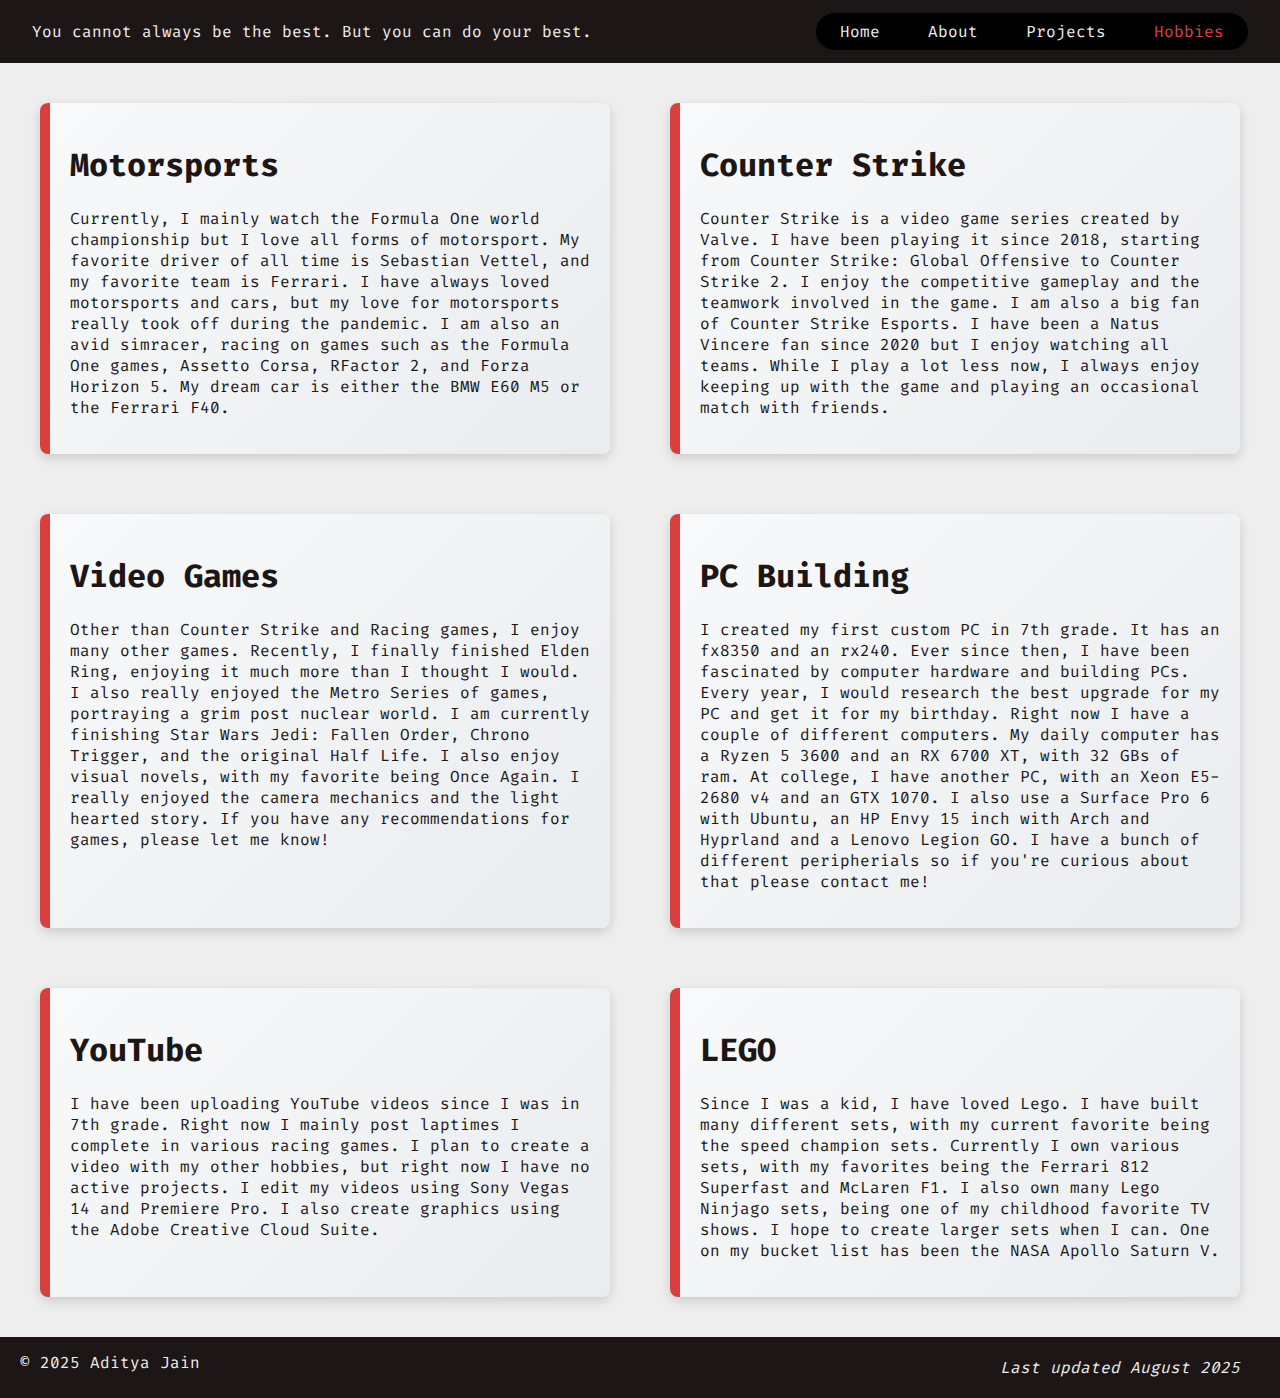
<file: src/hobbies.html>
<!DOCTYPE html>
<html lang="en">
<head>
    <meta charset="UTF-8">
    <meta name="viewport" content="width=device-width, initial-scale=1.0">
    <title>AJ</title>
    <link rel="icon" type="image/x-icon" href=".assets/favicon.ico">
    <link rel="stylesheet" href="styles/main.css">
    <link rel="stylesheet" href="styles/hobby.css">
    <link rel="preconnect" href="https://fonts.googleapis.com">
    <link rel="preconnect" href="https://fonts.gstatic.com" crossorigin>
    <link href="https://fonts.googleapis.com/css2?family=Fira+Code:wght@300..700&display=swap" rel="stylesheet">
</head>
<body>
    <header>
        <p style="margin-left: 2rem" class="quote">You cannot always be the best. But you can do your best.</p>
        <nav>
            <a href="index.html" class="nav-btn">Home</a>
            <a href="about.html" class="nav-btn">About</a>
            <a href="projects.html" class="nav-btn">Projects</a>
            <a href="hobbies.html" class="nav-btn selected">Hobbies</a>
        </nav>
    </header>
    <main class="hobby-main">
        <section class="hobby-section">
            <h1>Motorsports</h1>
            <p>Currently, I mainly watch the <span class="highlight-word">Formula One</span> world championship but I love all forms of motorsport.
                My favorite driver of all time is <span class="highlight-word">Sebastian Vettel</span>, and my favorite team is <span class="highlight-word">Ferrari</span>. I have always loved motorsports and cars, 
                but my love for motorsports really took off during the pandemic. I am also an avid simracer, racing on games such as the Formula One games, 
                <span class="highlight-word">Assetto Corsa</span>, RFactor 2, and Forza Horizon 5. My dream car is either the <span class="highlight-word">BMW E60 M5</span> or the <span class="highlight-word">Ferrari F40</span>.
            </p>
        </section>

        <section class="hobby-section">
            <h1>Counter Strike</h1>
            <p>Counter Strike is a video game series created by Valve. I have been playing it since 2018, starting from Counter Strike: Global Offensive to Counter Strike 2.
                I enjoy the competitive gameplay and the teamwork involved in the game. I am also a big fan of Counter Strike Esports. I have been a 
                <span class="highlight-word">Natus Vincere</span> fan since 2020 but I enjoy watching all teams. While I play a lot less now, 
                I always enjoy keeping up with the game and playing an occasional match with friends.
            </p>
        </section>

        <section class="hobby-section">
            <h1>Video Games</h1>
            <p>Other than Counter Strike and Racing games, I enjoy many other games. Recently, 
                I finally finished <span class="highlight-word">Elden Ring</span>, enjoying it much more than I thought I would. I also really enjoyed the
                <span class="highlight-word">Metro Series</span> of games, portraying a grim post nuclear world. I am currently finishing <span class="highlight-word">Star Wars Jedi: Fallen Order</span>,
                <span class="highlight-word">Chrono Trigger</span>, and the original Half Life. I also enjoy visual novels, with my favorite being <span class="highlight-word">Once Again</span>. I really
                enjoyed the camera mechanics and the light hearted story. If you have any recommendations for games, please let me know!
            </p>
        </section>

        <section class="hobby-section">
            <h1>PC Building</h1>
            <p>I created my first custom PC in 7th grade. It has an <span class="highlight-word">fx8350</span> and an <span class="highlight-word">rx240</span>.
                Ever since then, I have been fascinated by computer hardware and building PCs. Every year, 
                I would research the best upgrade for my PC and get it for my birthday. Right now I have a couple of different computers.
                My daily computer has a <span class="highlight-word">Ryzen 5 3600</span> and an <span class="highlight-word">RX 6700 XT</span>, with 32 GBs of ram. At college, I have another PC, with an <span class="highlight-word">Xeon E5-2680 v4</span> and an <span class="highlight-word">GTX 1070</span>. 
                I also use a <span class="highlight-word">Surface Pro 6</span> with <span class="highlight-word">Ubuntu</span>, an <span class="highlight-word">HP Envy 15</span> inch with <span class="highlight-word">Arch</span> and <span class="highlight-word">Hyprland</span> and a <span class="highlight-word">Lenovo Legion GO</span>. I have a bunch of different peripherials
                so if you're curious about that please contact me!
            </p>
        </section>

        <section class="hobby-section">
            <h1>YouTube</h1>
            <p> I have been uploading YouTube videos since I was in 7th grade. Right now I mainly post laptimes I complete in various racing games. 
                I plan to create a video with my other hobbies, but right now I have no active projects. I edit my videos using <span class="highlight-word">Sony Vegas 14</span> and <span class="highlight-word">Premiere Pro</span>.
                I also create graphics using the <span class="highlight-word">Adobe Creative Cloud Suite</span>. 
            </p>
        </section>

        <section class="hobby-section">
            <h1>LEGO</h1>
            <p>Since I was a kid, I have loved Lego. I have built many different sets, with my current favorite being the speed champion sets. 
                Currently I own various sets, with my favorites being the <span class="highlight-word">Ferrari 812 Superfast </span> and <span class="highlight-word">McLaren F1</span>. I also own many Lego Ninjago sets, being
                one of my childhood favorite TV shows. I hope to create larger sets when I can. One on my bucket list has been the <span class="highlight-word">NASA Apollo Saturn V</span>.
            </p>
        </section>

        
    </main>
    <footer>
        <p>&copy; 2025 Aditya Jain</p>
        
        <em><p>Last updated August 2025</p></em>
    </footer>
    <script src="scripts/quotes.js" defer></script>
</body>
</html>
</file>
<file: src/styles/main.css>
html, body {
    height: 100%;
    margin: 0;
    padding: 0;
}

body {
    min-height: 100vh;
    display: flex;
    flex-direction: column;
    margin: 0;
    font-family: 'Fira Code', monospace;
    background-color: #EEEEEE;
    color: #1D1616;
}

main {
    flex: 1;
}

header {
    background: #1D1616;
    color: #EEEEEE;
    padding: 5px 0;
    text-align: center;
    display: flex;
    justify-content: space-between;
    align-items: center;
}

.container {
    width: 80%;
    margin: auto;
    overflow: hidden;
}

footer {
    display: flex;
    justify-content: space-between;
    background: #1D1616;
    color: #EEEEEE;
    text-align: center;
    padding: 10px 0px;
    position: relative;
    bottom: 0;
    width: 100%;
}

footer a{
    color: #EEEEEE;
    text-decoration: none;
}

footer * {
    margin: 5px 20px;
}

.nav-btn {
    display: inline-block;
    margin: 0 8px;
    padding: 8px 16px;
    color: #EEEEEE;
    text-decoration: none;
    border-radius: 4px;
    transition: color 0.2s;
}

.nav-btn:hover {
    color: #8E1616;
}

.selected{
    color: #D84040;
}

section{
    margin: 20px;
}

.welcome-section {
    display: flex;
    flex-direction: column;
    align-items: center;
    justify-content: center;
    height: 100%;
}

.welcome {
  font-size: 10rem;
  margin: 0 0 0 20px;
  font-weight: 800;
  text-transform: uppercase;
  letter-spacing: 5px;
  background-image: linear-gradient(
    90deg,
    #F7374F,
    #88304E, 
    #522546, 
    #F7374F  
  );
  background-size: 200% auto; 
  -webkit-background-clip: text;
  -webkit-text-fill-color: transparent; 
  animation: liquid-gradient 8s linear infinite;
}

@keyframes liquid-gradient {
  to {
    background-position: 200% center;
  }
}

nav{
    display: flex;
    justify-content: center;
    align-items: center;
    background-color: #000000;
    width: fit-content;
    border-radius: 3rem;
    margin-right: 2rem;
}

.social-links {
    display: flex;
    flex-wrap: wrap;
    align-items: center;
    justify-content: center;
    gap: 15px;
    margin-top: 20px;
}

.social-links a {
    color: #1D1616;
    text-decoration: none;
    transition: color 0.2s;
    display: inline-block;
    padding: 10px;
    transition: transform 0.2s;
}

.social-links a:hover {
    color: #8E1616;
    transform: scale(1.2);
}



@media (max-width: 768px) {
    header {
        flex-direction: column;
        padding: 10px;
    }
    
    header p {
        margin: 0 0 10px 0 !important;
        font-size: 0.9rem;
        text-align: center;
    }
    
    nav {
        flex-wrap: wrap;
        justify-content: center;
        margin-right: 0;
    }
    
    .nav-btn {
        margin: 5px;
        padding: 6px 12px;
        font-size: 0.9rem;
    }
    
    .welcome-section {
        padding: 20px;
        text-align: center;
    }
    
    .welcome {
        font-size: 3rem; 
        margin: 0; 
        letter-spacing: 2px; 
    }
    
    .social-links {
        flex-wrap: wrap;
        justify-content: center;
        gap: 20px; 
    }
    
    .social-links a {
        margin: 0;
        font-size: 2rem; 
        padding: 15px;
    }
    
    footer {
        flex-direction: column;
        text-align: center;
    }
    
    footer * {
        margin: 5px 0;
    }
}
</file>
<file: src/styles/hobby.css>
.hobby-main {
    display: grid;
    grid-template-columns: repeat(2, 1fr);
    gap: 20px;
    padding: 20px;
}

.hobby-section {
    border: none;
    border-left: 10px solid #D84040;
    border-radius: 8px;
    padding: 20px;
    text-align: left;
    box-shadow: 0 4px 12px rgba(0, 0, 0, 0.15);
    background: linear-gradient(135deg, #f8f9fa, #e9ecef); 
    transition: transform 0.2s ease-in-out, box-shadow 0.2s ease-in-out;
}

.hobby-section:hover {
    box-shadow: 0 8px 16px rgba(0, 0, 0, 0.25);
}

.highlight-word {
    transition: all 0.3s ease;
    padding:0;
    border-radius: 4px;
}

.hobby-section:hover .highlight-word {
    font-weight: bold;
}

@media (max-width: 768px) {
    .hobby-main {
        grid-template-columns: 1fr;
        padding: 10px;
    }
    
    .hobby-section {
        padding: 15px;
    }
}
</file>
